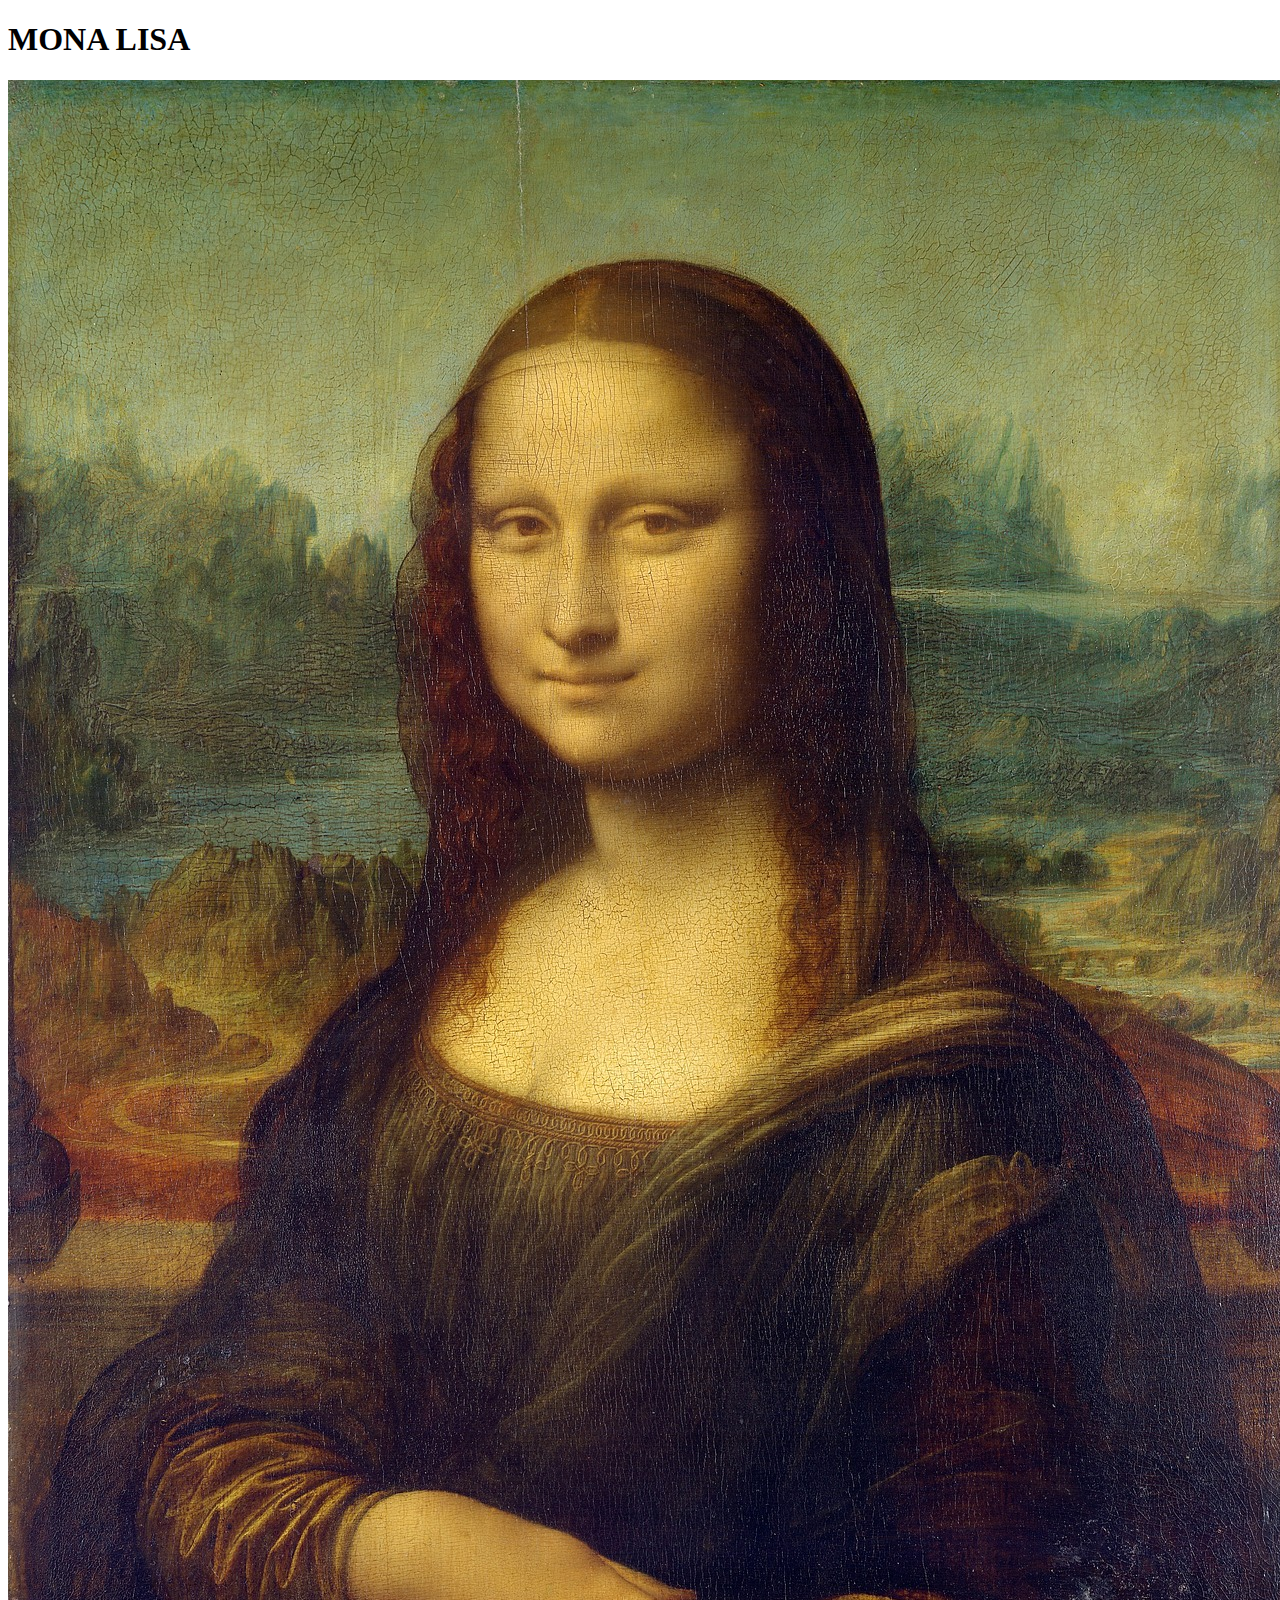
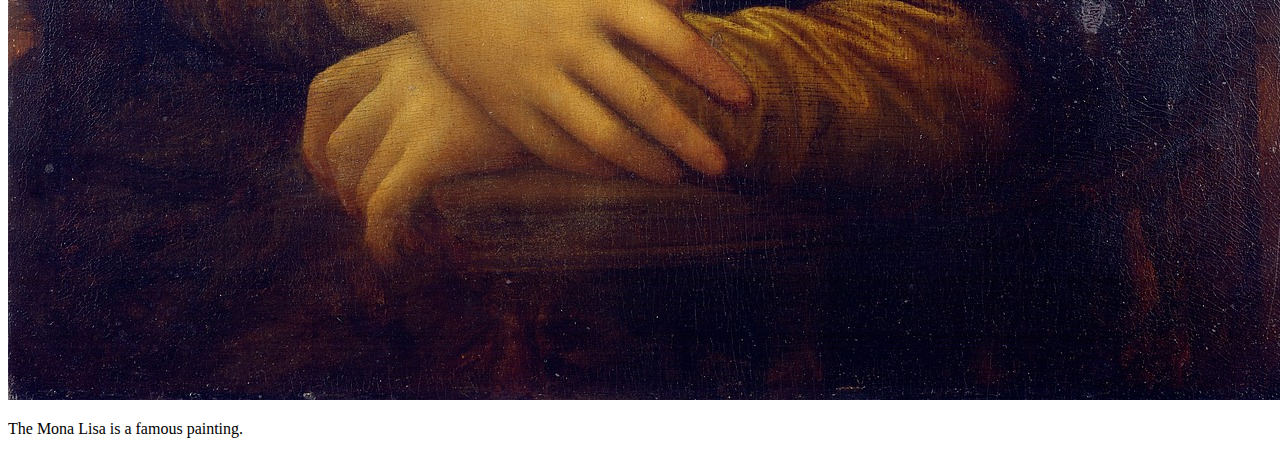
<file: guidedPractice/index.html>
<!DOCTYPE html>
<html lang="en">
<head>
    <meta charset="UTF-8">
    <meta http-equiv="X-UA-Compatible" content="IE=edge">
    <meta name="viewport" content="width=device-width, initial-scale=1.0">
    <title>Famous Art</title>
</head>
<body>
    <div id="root"></div>

    <script src="./script.js"></script>
</body>
</html>
</file>
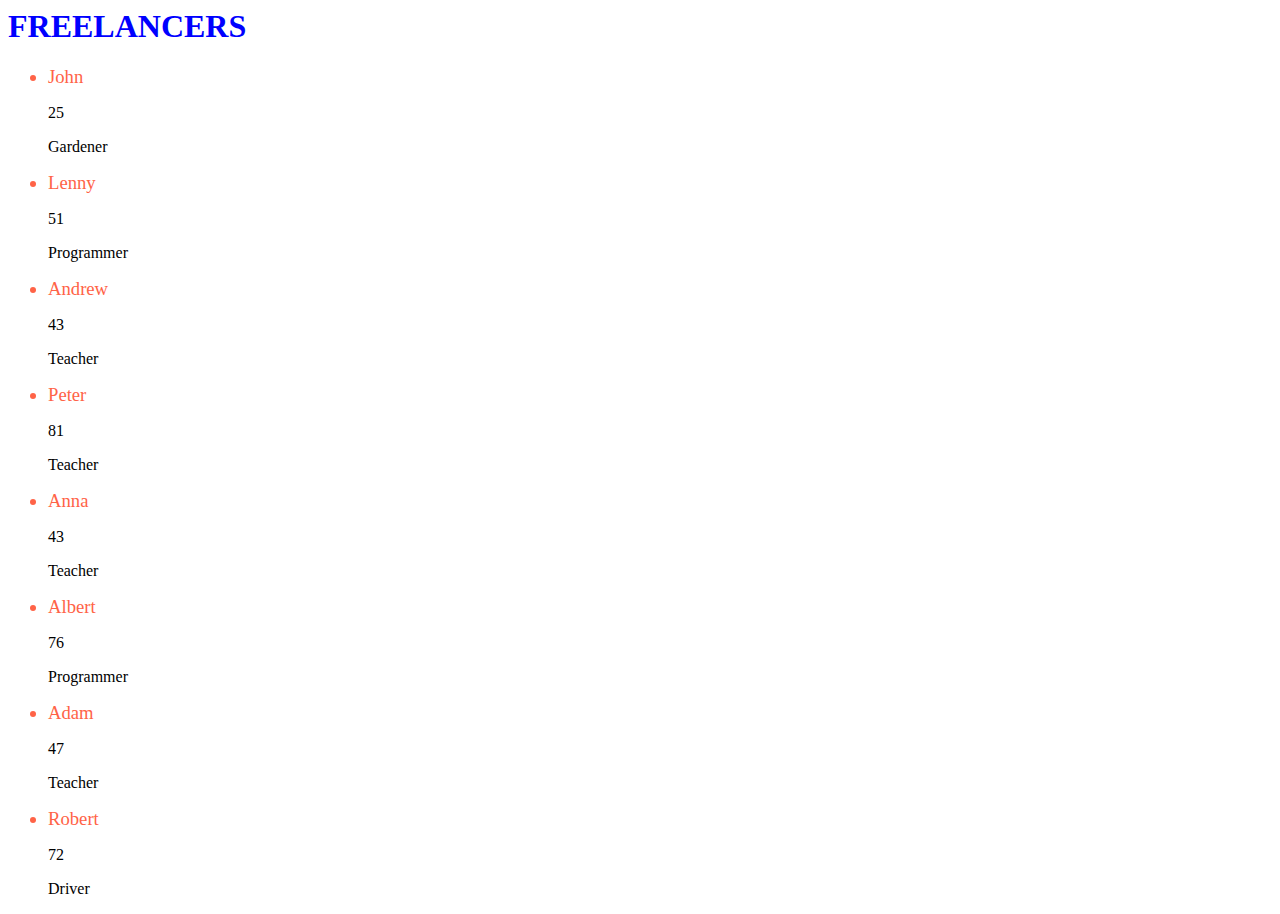
<file: workShop/index.html>
<html lang="en">
<head>
    <meta charset="UTF-8">
    <meta http-equiv="X-UA-Compatible" content="IE=edge">
    <meta name="viewport" content="width=device-width, initial-scale=1.0">
    <title>Forum</title>
    <link rel="stylesheet" href="index.css">
</head>
<body>
    <div id="root"></div>
    <script src="index.js"></script>
</body>
</html>
</file>
<file: workShop/index.css>
h1 {
    color: blue;
}
li {
    color: tomato;
    font-size: 14pt;
}
</file>
